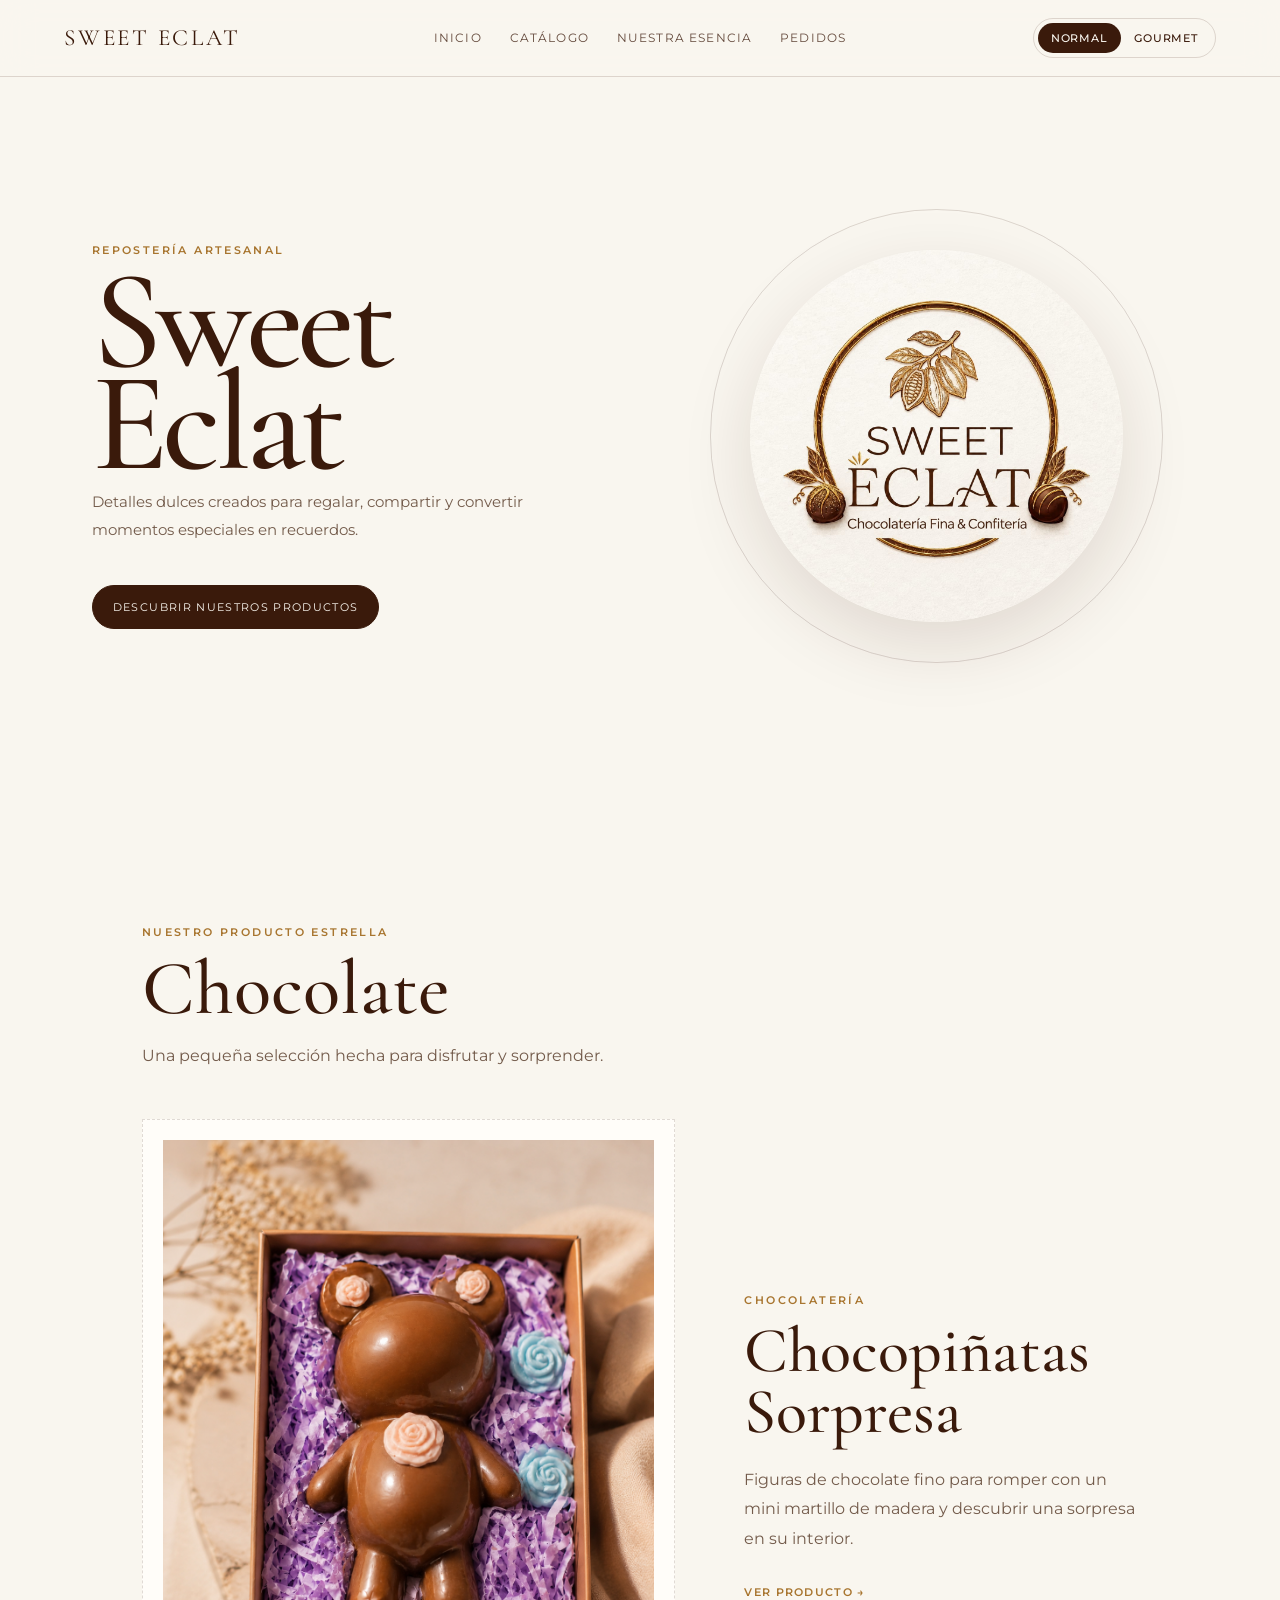
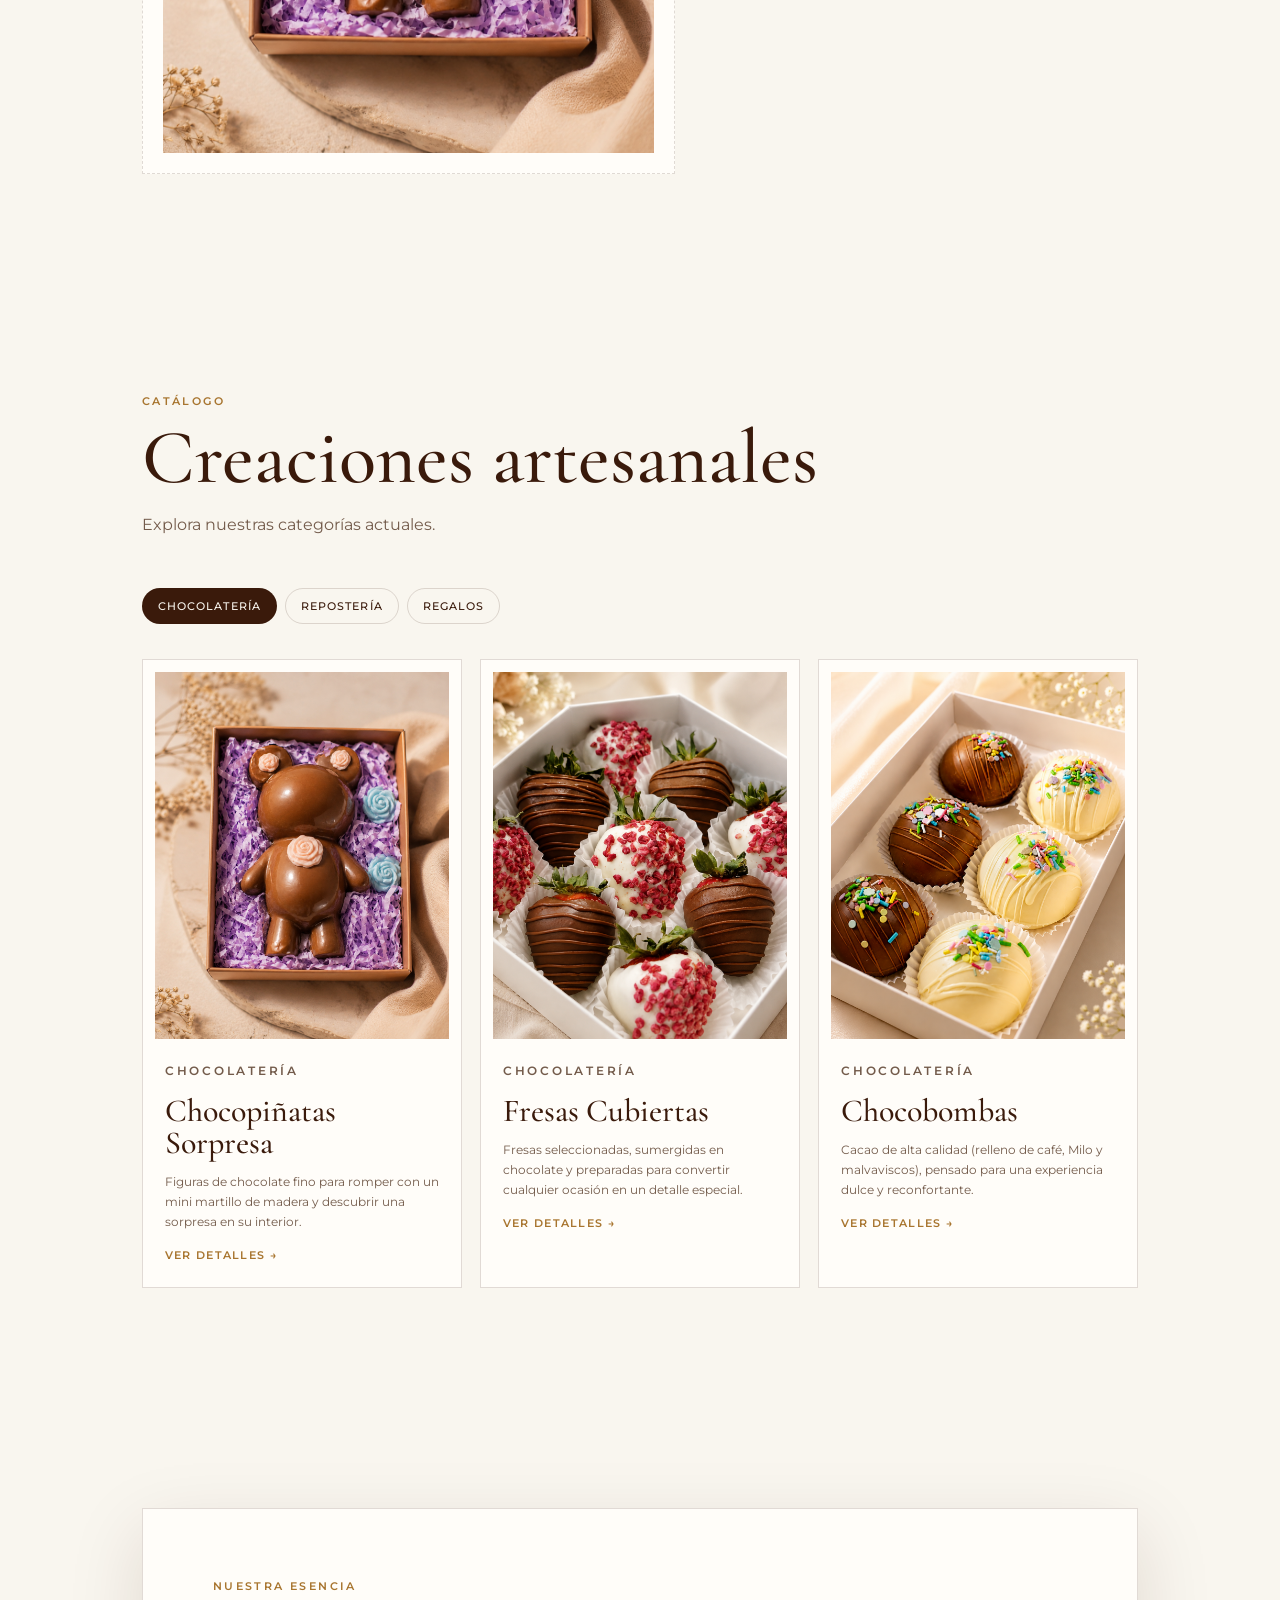
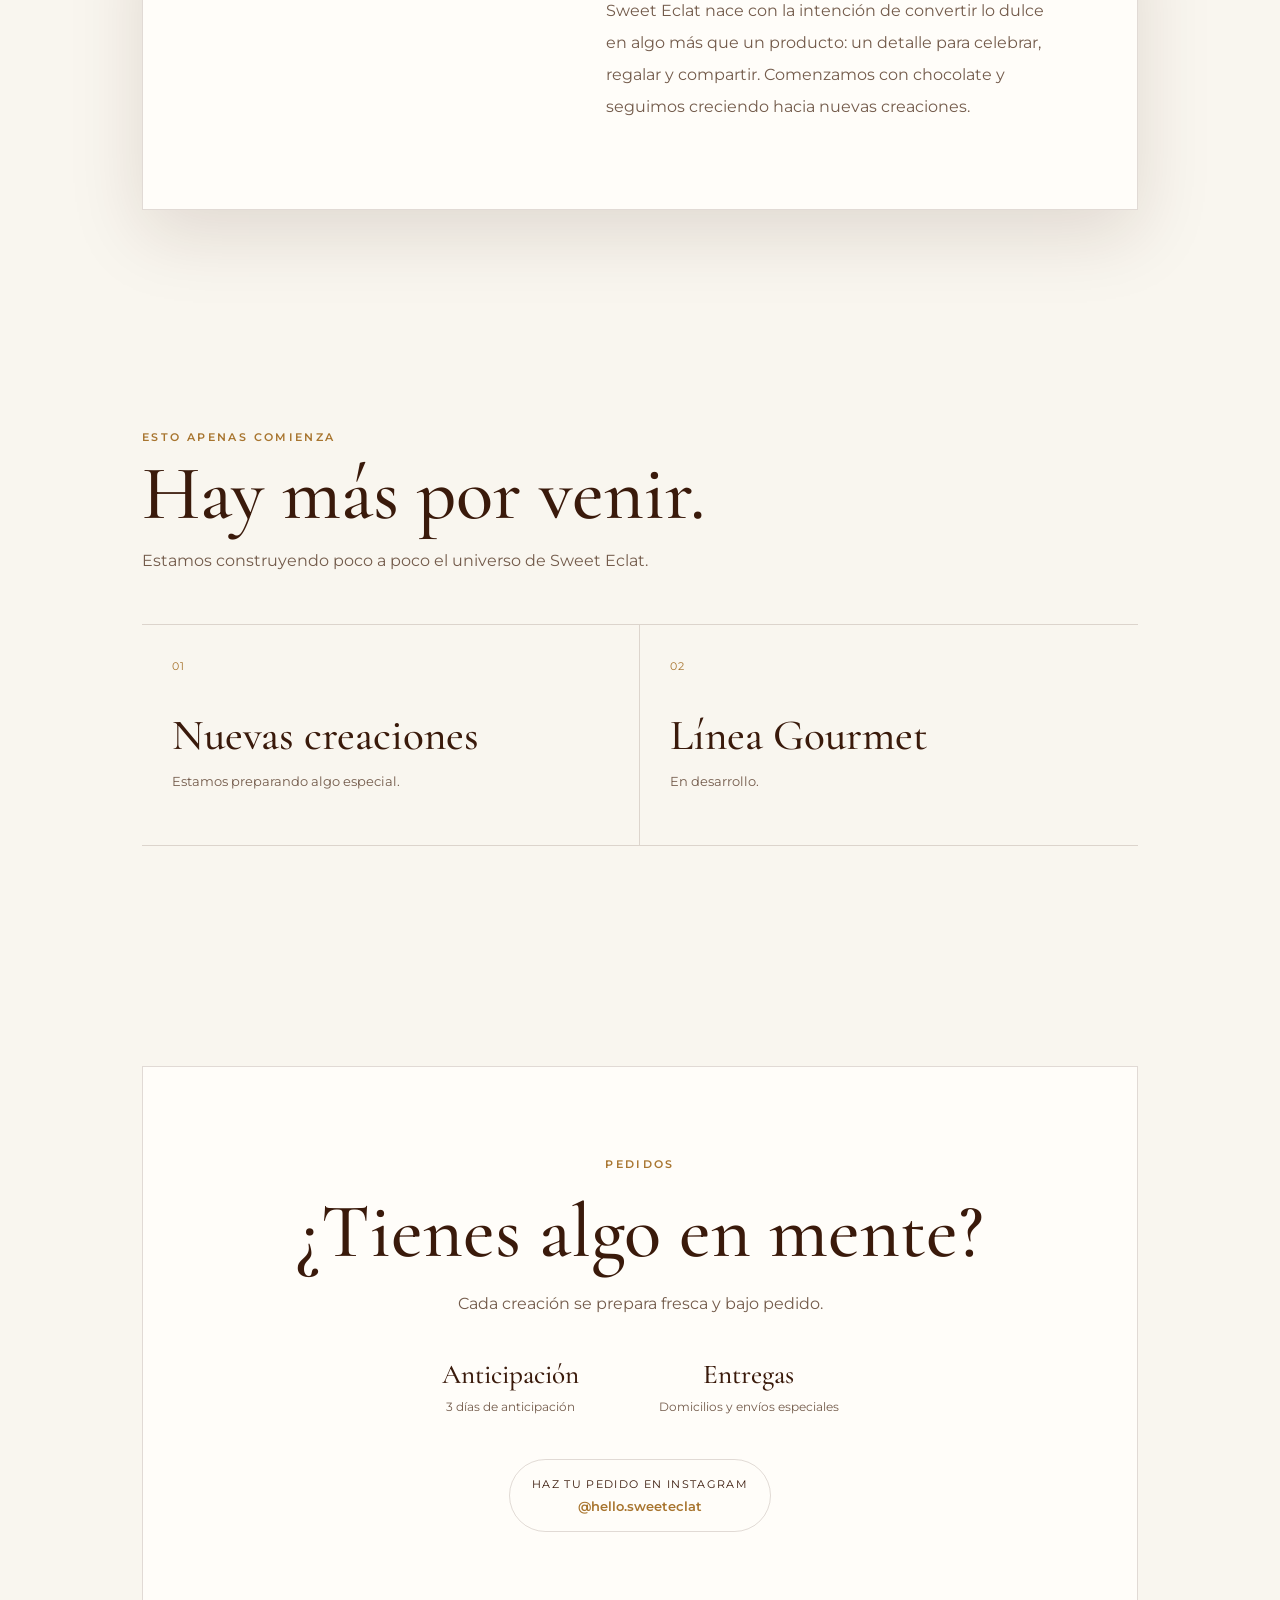
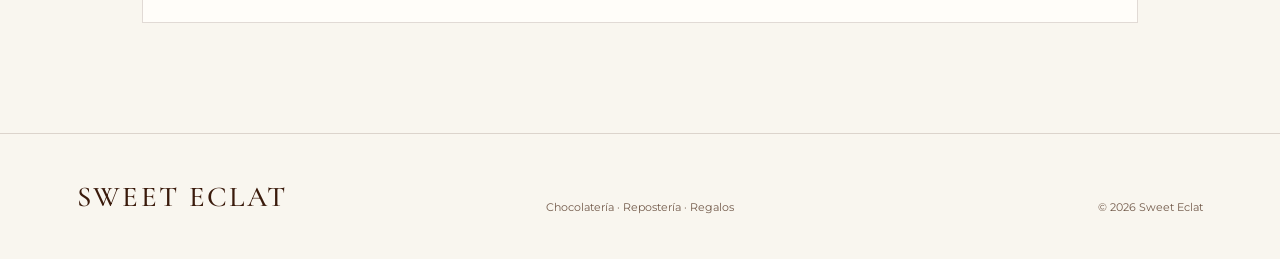
<file: index.html>
<!DOCTYPE html>
<html lang="es">
<head>
  <meta charset="UTF-8">
  <meta name="viewport" content="width=device-width, initial-scale=1.0">
  <meta name="description" content="Sweet Eclat — Repostería artesanal.">
  <title>Sweet Eclat</title>
  <link rel="stylesheet" href="style.css">
</head>
<body data-theme="normal">

  <div class="theme-transition" aria-hidden="true"></div>

  <header class="site-header">
    <a class="brand-mini" href="#inicio">SWEET ECLAT</a>

    <nav class="main-nav" aria-label="Navegación">
      <a href="#inicio">Inicio</a>
      <a href="#catalogo">Catálogo</a>
      <a href="#esencia">Nuestra esencia</a>
      <a href="#pedidos">Pedidos</a>
    </nav>

    <div class="theme-switch" aria-label="Cambiar línea">
      <button type="button" class="theme-button active" data-theme-target="normal">Normal</button>
      <button type="button" class="theme-button" data-theme-target="gourmet">Gourmet</button>
    </div>
  </header>

  <main id="normal-content">
    <section class="hero" id="inicio">
      <div class="hero-copy">
        <p class="eyebrow">REPOSTERÍA ARTESANAL</p>
        <h1>Sweet Eclat</h1>
        <p class="hero-text">
          Detalles dulces creados para regalar, compartir y convertir
          momentos especiales en recuerdos.
        </p>
        <a class="primary-button" href="#catalogo">Descubrir nuestros productos</a>
      </div>

      <div class="hero-logo-wrap">
        <div class="logo-orbit"></div>
        <img class="hero-logo" src="logo-normal.jpg" alt="Sweet Eclat">
      </div>
    </section>

    <section class="featured section">
      <div class="section-heading">
        <p class="eyebrow">NUESTRO PRODUCTO ESTRELLA</p>
        <h2>Chocolate</h2>
        <p>Una pequeña selección hecha para disfrutar y sorprender.</p>
      </div>

      <div class="featured-card">
        <div class="photo-placeholder">
          <img src="chocopeanut-2.png" alt="Chocopiñatas Sorpresa">
        </div>
        <div class="featured-copy">
          <p class="eyebrow">CHOCOLATERÍA</p>
          <h3>Chocopiñatas Sorpresa</h3>
          <p>Figuras de chocolate fino para romper con un mini martillo de madera y descubrir una sorpresa en su interior.</p>
          <button type="button" class="text-button product-link" data-product="chocopinatas">Ver producto →</button>
        </div>
      </div>
    </section>

    <section class="catalog section" id="catalogo">
      <div class="section-heading">
        <p class="eyebrow">CATÁLOGO</p>
        <h2>Creaciones artesanales</h2>
        <p>Explora nuestras categorías actuales.</p>
      </div>

      <div class="category-tabs" role="tablist" aria-label="Categorías">
        <button type="button" class="category-tab active" data-category="chocolateria">Chocolatería</button>
        <button type="button" class="category-tab" data-category="reposteria">Repostería</button>
        <button type="button" class="category-tab" data-category="regalos">Regalos</button>
      </div>

      <div class="product-grid" id="product-grid"></div>
    </section>

    <section class="essence section" id="esencia">
      <div class="essence-panel">
        <div>
          <p class="eyebrow">NUESTRA ESENCIA</p>
  
        </div>
        <p>
          Sweet Eclat nace con la intención de convertir lo dulce en algo más
          que un producto: un detalle para celebrar, regalar y compartir.
          Comenzamos con chocolate y seguimos creciendo hacia nuevas creaciones.
        </p>
      </div>
    </section>

    <section class="coming section">
      <div class="section-heading">
        <p class="eyebrow">ESTO APENAS COMIENZA</p>
        <h2>Hay más por venir.</h2>
        <p>Estamos construyendo poco a poco el universo de Sweet Eclat.</p>
      </div>

      <div class="coming-grid coming-grid--two">
        <article><span>01</span><h3>Nuevas creaciones</h3><p>Estamos preparando algo especial.</p></article>
        <article><span>02</span><h3>Línea Gourmet</h3><p>En desarrollo.</p></article>
      </div>
    </section>

    <section class="orders section" id="pedidos">
      <div class="orders-card">
        <p class="eyebrow">PEDIDOS</p>
        <h2>¿Tienes algo en mente?</h2>
        <p>Cada creación se prepara fresca y bajo pedido.</p>
        <div class="order-details">
          <div><strong>Anticipación</strong><span>3 días de anticipación</span></div>
          <div><strong>Entregas</strong><span>Domicilios y envíos especiales</span></div>
        </div>
        <div class="contact-placeholder">
          <span>Haz tu pedido en Instagram</span>
          <small><a href="https://www.instagram.com/hello.sweeteclat/" target="_blank" rel="noopener">@hello.sweeteclat</a></small>
        </div>
      </div>
    </section>
  </main>

  <section class="gourmet-screen" id="gourmet-screen" aria-hidden="true">
    <div class="gourmet-inner">
      <div class="gourmet-logo-mark">
        <img src="logo-gourmet.jpg" alt="Sweet Eclat Gourmet">
      </div>

      <p class="eyebrow">SWEET ECLAT GOURMET</p>
      <h2>Estamos cocinando<br>algo especial para ti.</h2>
      <p class="gourmet-message">
        Nuestra línea Gourmet está en preparación. Muy pronto podrás descubrir
        una nueva experiencia de Sweet Eclat.
      </p>
      <button type="button" class="gourmet-back" id="gourmet-back">Volver a Normal</button>
    </div>
  </section>

  <footer class="site-footer">
    <div><strong>SWEET ECLAT</strong></div>
    <p>Chocolatería · Repostería · Regalos</p>
    <small>© <span id="year"></span> Sweet Eclat</small>
  </footer>

  <dialog class="product-modal" id="product-modal">
    <button type="button" class="modal-close" aria-label="Cerrar">×</button>
    <div class="modal-photo"></div>
    <div class="modal-content" id="modal-content"></div>
  </dialog>

  <script src="script.js"></script>
</body>
</html>
</file>
<file: style.css>
@import url('https://fonts.googleapis.com/css2?family=Cormorant+Garamond:wght@400;500;600&family=Montserrat:wght@400;500;600&display=swap');

:root {
  --bg: #f9f6ef; /* Exact beige base of logo-normal.jpg */
  --surface: #fffdf9;
  --surface-2: #f1e9dc;
  --text: #3a1a0b;
  --muted: #735b4b;
  --accent: #a8752f;
  --accent-2: #c6a15a;
  --line: rgba(58,26,11,.15);
  --shadow: 0 24px 70px rgba(58,26,11,.13);
  --serif: "Cormorant Garamond", Georgia, serif;
  --sans: "Montserrat", Arial, sans-serif;
}


/* Brand-integrated backgrounds: the logo JPGs use these same base tones. */
body::before {
  content: "";
  position: fixed;
  inset: 0;
  pointer-events: none;
  z-index: -1;
  background: #f9f6ef;
}

.gourmet-screen::before {
  content: "";
  position: absolute;
  inset: 0;
  pointer-events: none;
  background: #3a1a0b;
  z-index: -1;
}

.gourmet-screen > * { position: relative; z-index: 1; }

body {
  margin: 0;
  background: var(--bg);
  color: var(--text);
  font-family: var(--sans);
  transition: background .8s ease, color .8s ease;
}

* { box-sizing: border-box; }
html { scroll-behavior: smooth; }

body.gourmet-mode {
  overflow: hidden;
}

.site-header {
  position: sticky;
  top: 0;
  z-index: 20;
  display: grid;
  grid-template-columns: 1fr auto 1fr;
  align-items: center;
  gap: 24px;
  padding: 18px 5vw;
  backdrop-filter: blur(16px);
  background: color-mix(in srgb, var(--bg) 84%, transparent);
  border-bottom: 1px solid var(--line);
}

.brand-mini {
  color: var(--text);
  text-decoration: none;
  font-family: var(--serif);
  font-size: 1.45rem;
  letter-spacing: .12em;
}

.main-nav { display: flex; gap: 28px; }
.main-nav a {
  color: var(--text);
  text-decoration: none;
  font-size: .72rem;
  letter-spacing: .1em;
  text-transform: uppercase;
  opacity: .78;
}
.main-nav a:hover { opacity: 1; }

.theme-switch {
  justify-self: end;
  display: flex;
  padding: 4px;
  border: 1px solid var(--line);
  border-radius: 999px;
}
.theme-button {
  border: 0;
  background: transparent;
  color: var(--text);
  padding: 8px 13px;
  border-radius: 999px;
  font: 500 .68rem var(--sans);
  letter-spacing: .08em;
  text-transform: uppercase;
  cursor: pointer;
}
.theme-button.active { background: var(--text); color: var(--bg); }

.hero {
  min-height: 82vh;
  display: grid;
  grid-template-columns: 1fr 1fr;
  align-items: center;
  gap: 7vw;
  max-width: 1250px;
  margin: auto;
  padding: 80px 6vw 100px;
}
.hero-copy { max-width: 570px; }
.eyebrow {
  margin: 0 0 14px;
  font-size: .68rem;
  letter-spacing: .22em;
  font-weight: 600;
  text-transform: uppercase;
  color: var(--accent);
}
h1, h2, h3 { font-family: var(--serif); font-weight: 500; margin: 0; }
h1 { font-size: clamp(5rem, 11vw, 9.5rem); line-height: .72; letter-spacing: -.04em; }
.slogan { margin: 30px 0 18px; font: italic 500 clamp(2rem,4vw,3.3rem) var(--serif); }
.hero-text { max-width: 500px; color: var(--muted); line-height: 1.9; font-size: .92rem; }
.primary-button {
  display: inline-block; margin-top: 25px; padding: 14px 20px;
  border: 1px solid var(--text); color: var(--bg); background: var(--text);
  text-decoration: none; border-radius: 999px; font-size: .7rem;
  letter-spacing: .12em; text-transform: uppercase;
}
.hero-logo-wrap { position: relative; aspect-ratio: 1; display: grid; place-items: center; }
.logo-orbit { position: absolute; inset: 5%; border: 1px solid var(--line); border-radius: 50%; }
.hero-logo { width: 74%; max-width: 500px; border-radius: 50%; position: absolute; box-shadow: var(--shadow); }

.section { max-width: 1150px; margin: auto; padding: 110px 6vw; }
.section-heading { max-width: 720px; margin-bottom: 48px; }
.section-heading h2 { font-size: clamp(3rem,6vw,5.4rem); line-height: .95; }
.section-heading > p:last-child { color: var(--muted); line-height: 1.8; max-width: 560px; }

.featured-card { display: grid; grid-template-columns: 1.15fr .85fr; gap: 7%; align-items: center; }
.photo-placeholder, .modal-photo {
  display: grid; place-items: center; min-height: 420px;
  border: 1px dashed var(--line); background: var(--surface);
  color: var(--accent); letter-spacing: .16em; font-size: .7rem; text-align: center; padding: 20px;
}
.photo-placeholder small { display: block; margin-top: 8px; letter-spacing: 0; text-transform: none; opacity: .65; }
.featured-copy h3 { font-size: clamp(2.6rem,5vw,4.4rem); line-height: .95; margin-bottom: 22px; }
.featured-copy > p:not(.eyebrow) { color: var(--muted); line-height: 1.85; }

.text-button {
  margin-top: 16px; padding: 0; border: 0; background: transparent;
  color: var(--accent); font: 600 .7rem var(--sans); letter-spacing: .14em;
  text-transform: uppercase; cursor: pointer;
}

.category-tabs { display: flex; flex-wrap: wrap; gap: 8px; margin-bottom: 35px; }
.category-tab {
  padding: 10px 15px; border: 1px solid var(--line); border-radius: 999px;
  background: transparent; color: var(--text); cursor: pointer;
  font: 500 .68rem var(--sans); letter-spacing: .1em; text-transform: uppercase;
}
.category-tab.active { background: var(--text); color: var(--bg); }

.product-grid { display: grid; grid-template-columns: repeat(3,1fr); gap: 18px; }
.product-card { background: var(--surface); border: 1px solid var(--line); padding: 12px; transition: transform .3s, box-shadow .3s; }
.product-card:hover { transform: translateY(-5px); box-shadow: var(--shadow); }
.product-image { min-height: 290px; display: grid; place-items: center; background: var(--surface-2); color: var(--accent); font-size: .64rem; letter-spacing: .15em; }
.product-info { padding: 22px 10px 12px; }
.product-info h3 { font-size: 2rem; line-height: 1; }
.product-info p { color: var(--muted); line-height: 1.6; font-size: .78rem; }
.product-link { border: 0; padding: 0; background: transparent; color: var(--accent); font: 600 .67rem var(--sans); letter-spacing: .12em; text-transform: uppercase; cursor: pointer; }

.empty-category {
  grid-column: 1 / -1; padding: 80px 30px; text-align: center;
  border: 1px solid var(--line); background: var(--surface);
}
.empty-category h3 { font-size: 3rem; margin-bottom: 10px; }
.empty-category p { color: var(--muted); max-width: 480px; margin: auto; line-height: 1.7; }

.essence-panel {
  display: grid; grid-template-columns: .8fr 1.2fr; gap: 10%;
  padding: 70px; background: var(--surface); border: 1px solid var(--line); box-shadow: var(--shadow);
}
.essence-panel h2 { font-size: clamp(3.5rem,6vw,6rem); }
.essence-panel > p { align-self: end; color: var(--muted); line-height: 2; }

.coming-grid { display: grid; grid-template-columns: repeat(3,1fr); border-top: 1px solid var(--line); border-bottom: 1px solid var(--line); }
.coming-grid article { min-height: 220px; padding: 30px; border-right: 1px solid var(--line); }
.coming-grid article:last-child { border-right: 0; }
.coming-grid span { color: var(--accent); font-size: .68rem; letter-spacing: .12em; }
.coming-grid h3 { font-size: 2.7rem; margin-top: 35px; }
.coming-grid p { color: var(--muted); font-size: .8rem; }


.coming-grid--two {
  grid-template-columns: repeat(2, 1fr);
}

.orders-card { text-align: center; padding: 90px 6vw; background: var(--surface); border: 1px solid var(--line); }
.orders-card h2 { font-size: clamp(3.2rem,6vw,5.8rem); }
.orders-card > p:not(.eyebrow) { color: var(--muted); }
.order-details { display: flex; justify-content: center; gap: 80px; margin: 45px 0; }
.order-details div { display: grid; gap: 8px; }
.order-details strong { font: 500 1.7rem var(--serif); }
.order-details span { color: var(--muted); font-size: .75rem; }
.contact-placeholder { display: inline-grid; gap: 7px; padding: 17px 22px; border: 1px solid var(--line); border-radius: 999px; }
.contact-placeholder span { font-size: .7rem; letter-spacing: .12em; text-transform: uppercase; }
.contact-placeholder small { color: var(--muted); }

.site-footer { display: grid; grid-template-columns: 1fr 1fr 1fr; gap: 20px; align-items: end; padding: 45px 6vw; border-top: 1px solid var(--line); }
.site-footer div { display: grid; gap: 4px; }
.site-footer strong { font: 500 1.8rem var(--serif); letter-spacing: .08em; }
.site-footer span, .site-footer p, .site-footer small { color: var(--muted); font-size: .68rem; margin: 0; }
.site-footer p { text-align: center; }
.site-footer small { text-align: right; }

.product-modal { width: min(900px,92vw); padding: 0; border: 1px solid var(--line); background: var(--bg); color: var(--text); box-shadow: var(--shadow); }
.product-modal::backdrop { background: rgba(0,0,0,.55); backdrop-filter: blur(7px); }
.modal-close { position: absolute; top: 12px; right: 16px; border: 0; background: transparent; color: var(--text); font-size: 2rem; cursor: pointer; z-index: 2; }
.modal-photo { min-height: 300px; margin: 0; }
.modal-content { padding: 35px; }
.modal-content h2 { font: 500 3.5rem var(--serif); margin: 0 0 15px; }
.modal-content p, .modal-content li { color: var(--muted); line-height: 1.7; }

.gourmet-screen {
  position: fixed;
  inset: 0;
  z-index: 50;
  display: grid;
  place-items: center;
  padding: 40px 6vw;
  background: #3a1a0b; /* Exact chocolate base of logo-gourmet.jpg */
  color: #efd28e;
  opacity: 0;
  visibility: hidden;
  transform: scale(.98);
  transition: opacity .55s ease, visibility .55s ease, transform .7s ease;
  overflow-y: auto;
  overflow-x: hidden;
  -webkit-overflow-scrolling: touch;
}

.gourmet-screen.visible {
  opacity: 1;
  visibility: visible;
  transform: scale(1);
}

.gourmet-inner {
  width: min(850px, 100%);
  text-align: center;
}

.gourmet-inner .eyebrow { color: #d8ae58; }

.gourmet-inner h2 {
  font-size: clamp(3.5rem, 7vw, 7rem);
  line-height: .85;
  letter-spacing: -.03em;
}

.gourmet-message {
  max-width: 560px;
  margin: 28px auto;
  color: #d7c3a5;
  line-height: 1.9;
}

.gourmet-back {
  border: 1px solid rgba(239,210,142,.55);
  background: transparent;
  color: #efd28e;
  padding: 13px 20px;
  border-radius: 999px;
  cursor: pointer;
  font: 600 .68rem var(--sans);
  letter-spacing: .12em;
  text-transform: uppercase;
}

.gourmet-logo-mark {
  width: clamp(150px, 20vw, 245px);
  height: clamp(150px, 20vw, 245px);
  margin: 0 auto 28px;
  display: grid;
  place-items: center;
  animation: gourmetLogoFloat 4s ease-in-out infinite;
}

.gourmet-logo-mark img {
  width: 100%;
  height: 100%;
  object-fit: contain;
  border-radius: 50%;
  filter: drop-shadow(0 12px 30px rgba(0,0,0,.32));
}

@keyframes gourmetLogoFloat {
  0%, 100% { transform: translateY(0); }
  50% { transform: translateY(-6px); }
}

.theme-transition {
  position: fixed;
  z-index: 45;
  width: 30px;
  height: 30px;
  border-radius: 50%;
  pointer-events: none;
  background: #3a1a0b;
  transform: scale(0);
  opacity: 0;
}

.theme-transition.active {
  animation: themeWipe .9s cubic-bezier(.2,.75,.2,1) forwards;
}

@keyframes themeWipe {
  0% { transform: scale(0); opacity: .2; }
  45% { opacity: .2; }
  100% { transform: scale(60); opacity: 0; }
}

@media (max-width:850px) {
  .site-header { grid-template-columns: 1fr auto; }
  .main-nav { display: none; }
  .hero { grid-template-columns: 1fr; text-align: center; padding-top: 60px; }
  .hero-copy { margin: auto; }
  .hero-text { margin-left: auto; margin-right: auto; }
  .featured-card, .essence-panel { grid-template-columns: 1fr; }
  .product-grid { grid-template-columns: repeat(2,1fr); }
  .coming-grid { grid-template-columns: 1fr; }
  .coming-grid article { border-right: 0; border-bottom: 1px solid var(--line); }
  .coming-grid article:last-child { border-bottom: 0; }
  .site-footer { grid-template-columns: 1fr; text-align: center; }
  .site-footer p, .site-footer small { text-align: center; }
}

@media (max-width:560px) {
  .site-header { padding: 14px 4vw; }
  .brand-mini { font-size: 1.1rem; }
  .theme-button { padding: 7px 9px; }
  .hero { padding-left: 5vw; padding-right: 5vw; }
  h1 { font-size: 5rem; }
  .section { padding: 80px 5vw; }
  .product-grid { grid-template-columns: 1fr; }
  .photo-placeholder { min-height: 320px; }
  .essence-panel { padding: 40px 25px; }
  .order-details { flex-direction: column; gap: 25px; }
}


/* Product images — only replaces the existing photo placeholders with the provided assets. */
.photo-placeholder img,
.product-image img,
.modal-photo img {
  width: 100%;
  height: 100%;
  object-fit: cover;
  display: block;
}

.photo-placeholder img {
  min-height: 420px;
}

.product-image img {
  min-height: 290px;
}

.modal-photo img {
  min-height: 300px;
}


.contact-placeholder a {
  color: var(--accent);
  text-decoration: none;
  font-weight: 600;
}
.contact-placeholder a:hover { text-decoration: underline; }

.modal-content a {
  color: var(--accent);
  text-decoration: none;
  font-weight: 600;
}
.modal-content a:hover { text-decoration: underline; }
</file>
